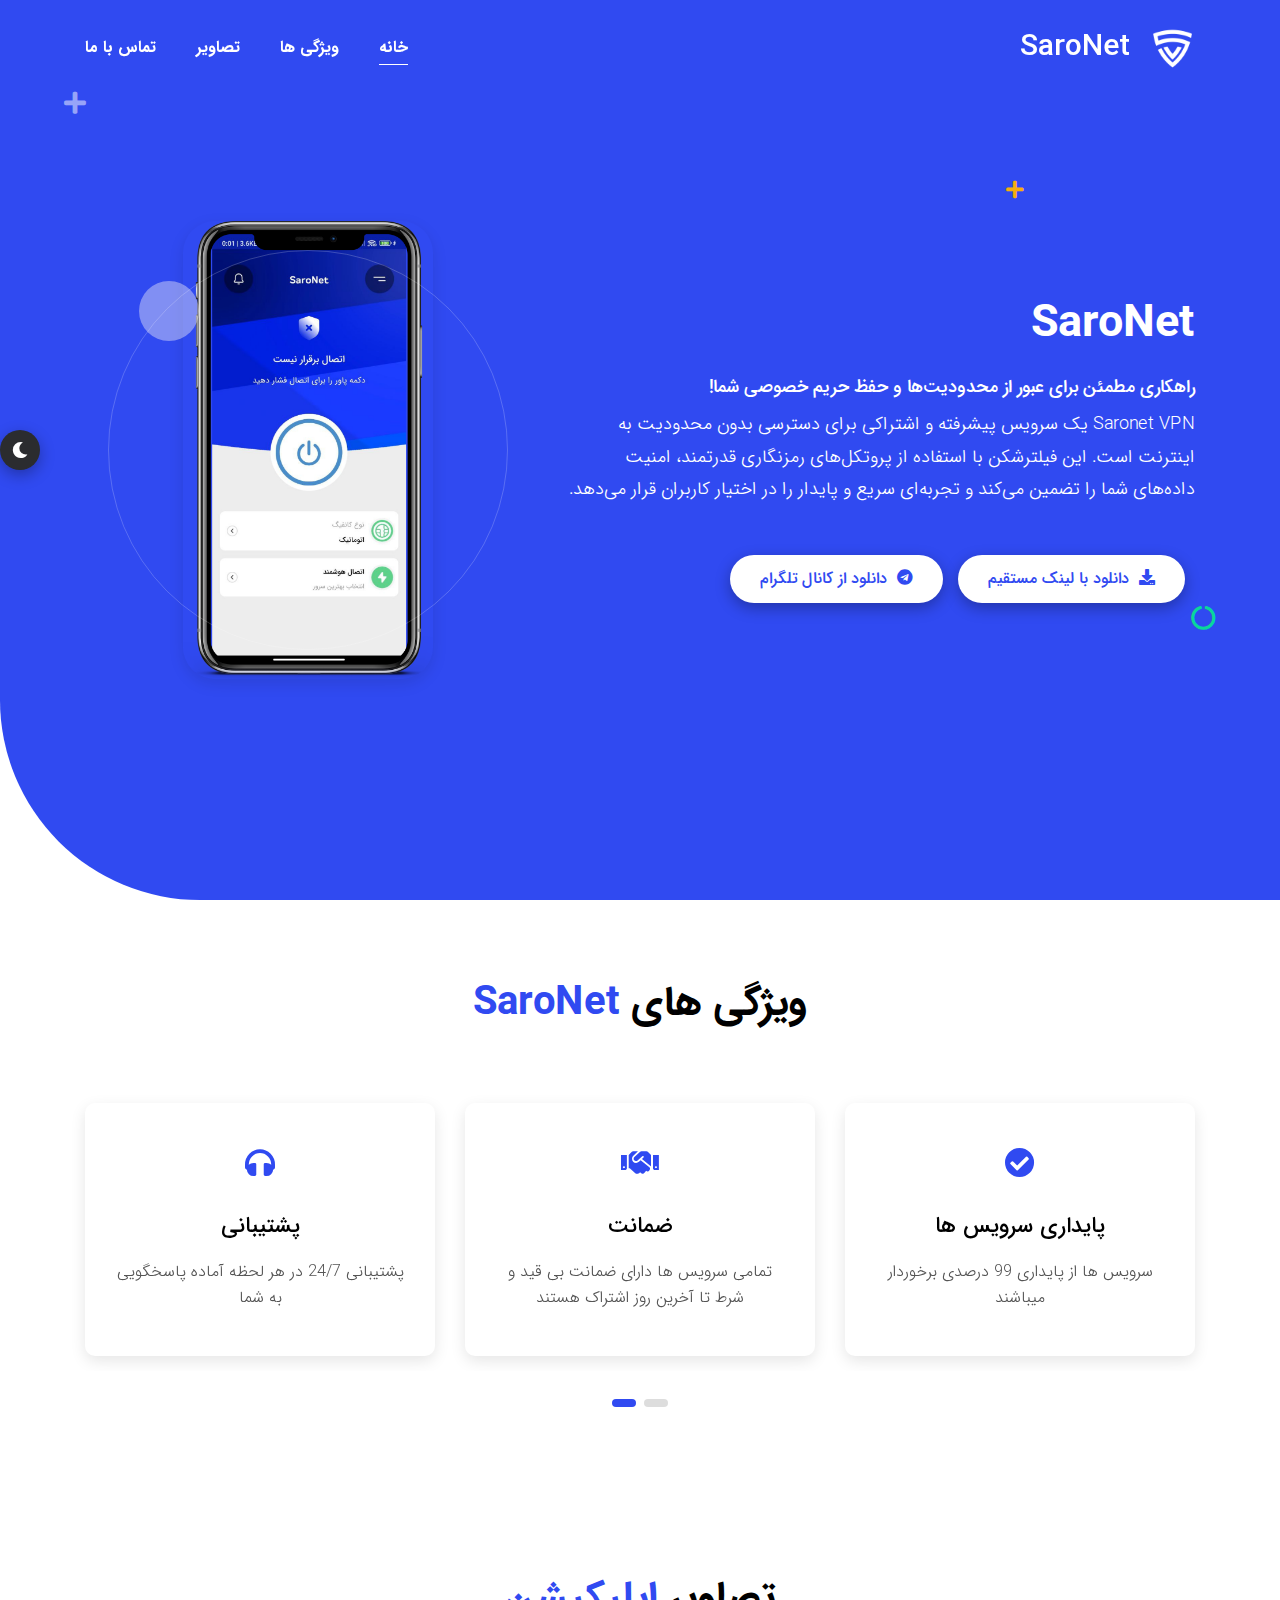
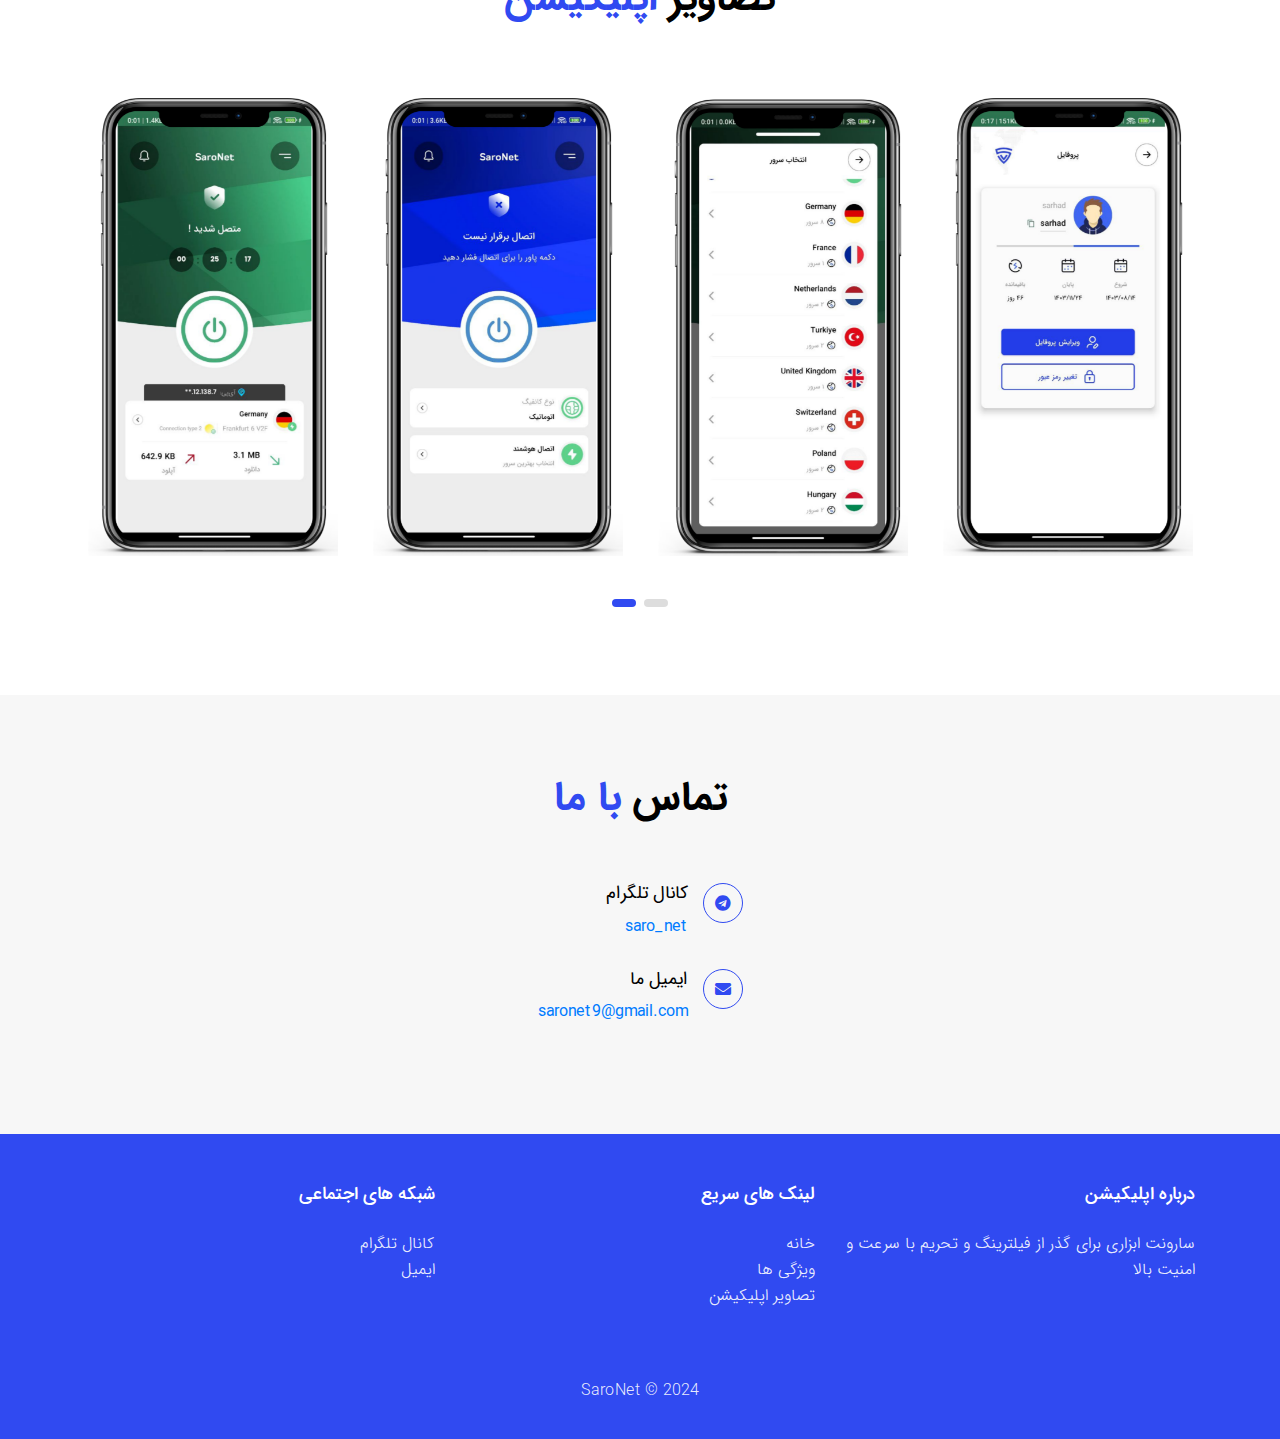
<file: index.html>
<!doctype html>
<html class="no-js" lang="en">

<head>
    <meta charset="utf-8">
    <!--Site Title-->
    <title>سارونت | SaroNet</title>
    <!--Meta data-->
    <meta name="description" content="Saronet VPN یک سرویس پیشرفته و اشتراکی برای دسترسی بدون محدودیت به اینترنت است. این فیلترشکن با استفاده از پروتکل‌های رمزنگاری قدرتمند، امنیت داده‌های شما را تضمین می‌کند و تجربه‌ای سریع و پایدار را در اختیار کاربران قرار می‌دهد.

">
	<meta name="keywords" content="اپلیکیشن سارونت, دانلود برنامه ی سارونت, نصب اپلیکیشن سارونت, سارونت, دانلود سارونت, فیلتر شکن, گذر از تحریم, قندشکن, فیلترشکن اختصاصی, فیلترشکن اندروید">
    <meta http-equiv="X-UA-Compatible" content="IE=edge">
    <meta name="viewport" content="width=device-width, initial-scale=1">
    <meta property="og:title" content="">
    <meta property="og:type" content="">
    <meta property="og:url" content="">
    <meta property="og:image" content="">

    <!--Favicon-->
    <link rel="manifest" href="assets/images/favicon.ico">
    <link rel="apple-touch-icon" href="assets/images/icon.png">
    <!-- Place favicon.ico in the root directory -->

    <link href="assets/images/favicon.ico" rel="icon" sizes="32x32">
    <link href="assets/images/favicon.ico" rel="icon" sizes="192x192">

    <!-- IOS Touch Icons -->
    <link rel="apple-touch-icon" href="assets/images/favicon.ico">
    <link rel="apple-touch-icon" sizes="152x152" href="assets/images/favicon.ico">
    <link rel="apple-touch-icon" sizes="180x180" href="assets/images/favicon.ico">
    <link rel="apple-touch-icon" sizes="167x167" href="assets/images/favicon.ico">

    <!-- IOS Touch Icons -->
    <link rel="apple-touch-icon" href="assets/images/favicon.ico">
    <link rel="apple-touch-icon" sizes="152x152" href="assets/images/favicon.ico">
    <link rel="apple-touch-icon" sizes="180x180" href="assets/images/favicon.ico">
    <link rel="apple-touch-icon" sizes="167x167" href="assets/images/favicon.ico">


    <!--FontAwesome CSS-->
    <link rel="stylesheet" href="assets/css/font-awesome.css">

    <!-- owl carousel -->
    <link rel="stylesheet" href="assets/css/owl.carousel.min.css">

    <!--Bootstrap CSS-->
    <link rel="stylesheet" href="assets/css/bootstrap.min.css">

    <!--Theme Main CSS [ Style.css ]-->
    <link rel="stylesheet" href="assets/css/style.css">

    <meta name="theme-color" content="#fafafa">
</head>

<!-- preloder stard -->
<div class="preloder">
    <span></span>
</div>
<!-- preloder end -->

<body>
    <!-- Navbar Start -->
    <nav class="navbar navbar-expand-md fixed-top">
        <div class="container">
            <!-- Brand -->
            <a class="navbar-brand" href="index.html" style="align-content: center;align-items: center;display: flex;">
            <img src="assets/images/logo.png" alt="icon" style="width: 45px;border-radius: 3px;margin-left: 20px;">
                SaroNet
            </a>

            <!-- Toggler/collapsibe Button -->
            <button class="navbar-toggler" type="button" data-toggle="collapse" data-target="#collapsibleNavbar">
                <i class="fas fa-bars"></i>
            </button>
            <!-- Navbar links -->
            <div class="collapse navbar-collapse" id="collapsibleNavbar">
                <ul class="navbar-nav ml-auto">
                    <li class="nav-item">
                        <a class="nav-link active" data-scroll-nav="0" href="#">خانه</a>
                    </li>
                    <li class="nav-item">
                        <a class="nav-link" data-scroll-nav="1" href="#">ویژگی ها</a>
                    </li>
                    <li class="nav-item">
                        <a class="nav-link" data-scroll-nav="2" href="#">تصاویر</a>
                    </li>
                    <li class="nav-item">
                        <a class="nav-link" data-scroll-nav="6" href="#">تماس با ما</a>
                    </li>
                </ul>
            </div>
        </div>
    </nav>
    <!-- Navbar End -->

    <!-- Home section Stard -->
    <section class="home d-flex align-items-center" id="Home" data-scroll-index="0">
        <div class="effect-wrap">
            <i class="fas fa-plus effect effect-1"></i>
            <i class="fas fa-plus effect effect-2"></i>
            <i class="fas fa-circle-notch effect effect-3"></i>
        </div>
        <div class="container">
            <div class="row align-items-center">
                <div class="col-md-7">
                    <div class="home-text">
                        <h1>SaroNet</h1>
                        <p style="font-weight: 500">راهکاری مطمئن برای عبور از محدودیت‌ها و حفظ حریم خصوصی شما!</p>
                        <p style="margin-top: 5px">Saronet VPN یک سرویس پیشرفته و اشتراکی برای دسترسی بدون محدودیت به اینترنت است. این فیلترشکن با استفاده از پروتکل‌های رمزنگاری قدرتمند، امنیت داده‌های شما را تضمین می‌کند و تجربه‌ای سریع و پایدار را در اختیار کاربران قرار می‌دهد.</p>
                        <div class="home-btn">
                            <a href="https://github.com/saronetapp/SaroNet/releases/download/1.0.7/SaroNet-1.0.7.apk" class="btn btn-1" style="margin-top: 10px;margin-right: 10px;"><i class="fa fa-download"></i> &nbsp;دانلود با لینک مستقیم</a>
                            <a href="https://t.me/saro_net" class="btn btn-1" style="margin-top: 10px;margin-right: 10px;"><i class="fab fa-telegram"></i> &nbsp;دانلود از کانال تلگرام</a>

                            <!--<button type="button" class="btn btn-1 video-play-btn">
                                <i class="fas fa-play"></i>
                                &nbsp;ویدئو معرفی
                            </button>-->
                        </div>
                    </div>
                </div>
                <div class="col-md-5 text-center">
                    <div class="home-img">
                        <div class="sircle">
                        </div>
                        <img src="assets/images/2.png" alt="">
                    </div>
                </div>
            </div>
        </div>
    </section>
    <!-- Home section End -->

    <!-- Feature Section Stard -->
    <section class="feature section-padding" data-scroll-index="1" id="Features">
        <div class="container">
            <div class="row justify-content-center">
                <div class="col-md-8">
                    <div class="section-title">
                        <h2>ویژگی های <span>SaroNet</span></h2>
                    </div>
                </div>
            </div>
            <div class="row">
                <div class="owl-carousel  feature-corosel" style="direction: ltr">
                    <div class="feature-item">
                        <div class="icon"> <i class="fas fa-headphones"></i> </div>
                        <h3>پشتیبانی</h3>
                        <p>پشتیبانی 24/7 در هر لحظه آماده پاسخگویی به شما</p>
                    </div>

                    <div class="feature-item">
                        <div class="icon"> <i class="fas fa-handshake"></i> </div>
                        <h3>ضمانت</h3>
                        <p>تمامی سرویس ها دارای ضمانت بی قید و شرط تا آخرین روز اشتراک هستند</p>
                    </div>

                    <div class="feature-item">
                        <div class="icon"> <i class="fas fa-check-circle"></i> </div>
                        <h3>پایداری سرویس ها</h3>
                        <p>سرویس ها از پایداری 99 درصدی برخوردار میباشند</p>
                    </div>

                    <div class="feature-item">
                        <div class="icon"> <i class="fas fa-map-marker "></i> </div>
                        <h3>آیپی ثابت</h3>
                        <p>ارائه سرور های آیپی ثابت</p>
                        <br>
                    </div>

                    <div class="feature-item">
                        <div class="icon"> <i class="fas fa-globe"></i> </div>
                        <h3>لوکیشن های متنوع</h3>
                        <p>ارائه سرور هایی با چندین لوکیشن متفاوت</p>
                        <br>
                    </div>

                    <div class="feature-item">
                        <div class="icon"> <i class="fas fa-user-shield"></i> </div>
                        <h3>حفظ حریم خصوصی</h3>
                        <p>تضمین حفظ حریم خصوصی کاربران با بالاترین امنیت</p>
                    </div>

                </div>
            </div>
        </div>
    </section>
    <!-- Feature Section End -->


    <!-- Fun Facts section End -->

    <!-- App Screenshoot section Stard -->
    <section class="app-screenshort section-padding" data-scroll-index="2" id="Screenshoot">
        <div class="container">
            <div class="row justify-content-center">
                <div class="col-lg-8">
                    <div class="section-title">
                        <h2>تصاویر <span>اپلیکیشن</span></h2>
                    </div>
                </div>
            </div>
            <div class="row">
                <div class="owl-carousel screenshort-crosel" style="direction: ltr">
                    <div class="screenshort-item">
                        <img src="assets/images/1.png" alt="ScreenShot">
                    </div>
                    <div class="screenshort-item">
                        <img src="assets/images/2.png" alt="ScreenShot">
                    </div>
                    <div class="screenshort-item">
                        <img src="assets/images/3.png" alt="ScreenShot">
                    </div>
                    <div class="screenshort-item">
                        <img src="assets/images/4.png" alt="ScreenShot">
                    </div>
                    <div class="screenshort-item">
                        <img src="assets/images/5.png" alt="ScreenShot">
                    </div>

                </div>
            </div>
        </div>
    </section>
    <!-- App Screenshoot section End -->


    <!-- faq section Stard -->
  <!--  <section class="faq section-padding">
        <div class="container">
            <div class="row justify-content-center">
                <div class="col-lg-8">
                    <div class="section-title">
                        <h2>سوالات <span>متداول</span></h2>
                    </div>
                </div>
            </div>
            <div class="row justify-content-center">
                <div class="col-lg-10">
                    <div id="accordion">
                        <div class="accordion-item">
                            <div class="accordion-header collapsed" data-toggle="collapse" data-target="#collapse1">
                                <h3>چطوری ثبت نام کنم؟</h3>
                            </div>
                            <div id="collapse1" class="collapse " data-parent="#accordion">
                                <div class="accordion-body">
                                    <p>ورم ایپسوم متن ساختگی با تولید سادگی نامفهوم از صنعت چاپ و با استفاده از طراحان گرافیک است. چاپگرها و متون بلکه روزنامه و مجله در ستون و سطرآنچنان که لازم است و برای شرایط فعلی تکنولوژی مورد نیاز و کاربردهای متنوع با هدف بهبود ابزارهای کاربردی می باشد.</p>
                                </div>
                            </div>
                        </div>

                        <div class="accordion-item">
                            <div class="accordion-header collapsed" data-toggle="collapse" data-target="#collapse2">
                                <h3>آیا ضمانت بازگشت وجه دارید؟</h3>
                            </div>
                            <div id="collapse2" class="collapse " data-parent="#accordion">
                                <div class="accordion-body">
                                    <p>ورم ایپسوم متن ساختگی با تولید سادگی نامفهوم از صنعت چاپ و با استفاده از طراحان گرافیک است. چاپگرها و متون بلکه روزنامه و مجله در ستون و سطرآنچنان که لازم است و برای شرایط فعلی تکنولوژی مورد نیاز و کاربردهای متنوع با هدف بهبود ابزارهای کاربردی می باشد.</p>
                                </div>
                            </div>
                        </div>

                        <div class="accordion-item">
                            <div class="accordion-header collapsed" data-toggle="collapse" data-target="#collapse3">
                                <h3>چگونه میتونم اعتماد کنم؟</h3>
                            </div>
                            <div id="collapse3" class="collapse " data-parent="#accordion">
                                <div class="accordion-body">
                                    <p>ورم ایپسوم متن ساختگی با تولید سادگی نامفهوم از صنعت چاپ و با استفاده از طراحان گرافیک است. چاپگرها و متون بلکه روزنامه و مجله در ستون و سطرآنچنان که لازم است و برای شرایط فعلی تکنولوژی مورد نیاز و کاربردهای متنوع با هدف بهبود ابزارهای کاربردی می باشد.</p>
                                </div>
                            </div>
                        </div>

                        <div class="accordion-item">
                            <div class="accordion-header collapsed" data-toggle="collapse" data-target="#collapse4">
                                <h3>پشتیبانی چگونه است؟</h3>
                            </div>
                            <div id="collapse4" class="collapse " data-parent="#accordion">
                                <div class="accordion-body">
                                    <p>ورم ایپسوم متن ساختگی با تولید سادگی نامفهوم از صنعت چاپ و با استفاده از طراحان گرافیک است. چاپگرها و متون بلکه روزنامه و مجله در ستون و سطرآنچنان که لازم است و برای شرایط فعلی تکنولوژی مورد نیاز و کاربردهای متنوع با هدف بهبود ابزارهای کاربردی می باشد.</p>
                                </div>
                            </div>
                        </div>
                    </div>
                </div>
            </div>
        </div>
    </section>-->
    <!-- faq section End -->

    <!-- contact Section Stard  -->
    <section class="contact section-padding" data-scroll-index="6">
        <div class="container">
            <div class="row justify-content-center">
                <div class="col-lg-8">
                    <div class="section-title">
                        <h2>تماس <span>با ما</span></h2>
<!--
                        <p style="margin-top: 30px;text-align: center;">برای دریافت نمایندگی کافیست فرم زیر را پر کنید و درخواست خود را ارسال کنید کارشناسان ما در کمترین زمان به درخواست شما رسیدگی خواهند کرد و با شما تماس خواهند گرفت</p>
-->

                    </div>
                </div>
            </div>
            <div class="row">
                <div class="col-lg-12 col-md-12" style="justify-content: center;justify-items: center;display: flex">
                    <div class="contact-info">
             <!--           <h3>دریافت نمایندگی سارونت</h3>-->
                        <!--<div class="contact-info-item">
                            <i class="fab fa-telegram"></i>
                            <h4>تلگرام پشتیبانی</h4>
                            <a class="btn-link" href="https://t.me/saronet_support" >saronet_support</a>
                        </div>-->
                        <div class="contact-info-item">
                            <i class="fab fa-telegram"></i>
                            <h4>کانال تلگرام</h4>
                            <a class="btn-link" href="https://t.me/saro_net" >saro_net</a>
                        </div>
                        <div class="contact-info-item">
                            <i class="fas fa-envelope"></i>
                            <h4>ایمیل ما</h4>
                            <a class="btn-link" href="mailto:saronet9@gmail.com">saronet9@gmail.com</a>
                        </div>
                    </div>
                </div>
            </div>
        </div>
    </section>
    <!-- contact Section End -->

    <!-- footer section Stard -->
    <footer class="footer">
        <div class="container">
            <div class="row">
                <div class="col-lg-4 col-md-6">
                    <div class="footer-col">
                        <h3>درباره اپلیکیشن</h3>
                        <p>سارونت ابزاری برای گذر از فیلترینگ و تحریم با سرعت و امنیت بالا</p>
                    </div>
                </div>
        <!--        <div class="col-lg-3 col-md-6">
                    <div class="footer-col">
                        <h3>شرکت</h3>
                        <ul>
                            <li><a href="#">سیاست حفظ حریم خصوصی</a></li>
                            <li><a href="#">قوانین و مقررات</a></li>
                            <li><a href="#">وبلاگ</a></li>
                            <li><a href="#">خدمات ما</a></li>
                        </ul>
                    </div>
                </div>-->
                <div class="col-lg-4 col-md-6">
                    <div class="footer-col">
                        <h3>لینک های سریع</h3>
                        <ul>
                            <li><a href="#Home">خانه</a></li>
                            <li><a href="#Features">ویژگی ها</a></li>
                            <li><a href="#Screenshoot">تصاویر اپلیکیشن</a></li>
                        </ul>
                    </div>
                </div>
                <div class="col-lg-4 col-md-6">
                    <div class="footer-col">
                        <h3>شبکه های اجتماعی</h3>
                        <ul>
                            <!--<li><a href="https://t.me/saronet_support">تلگرام پشتیبانی</a></li>-->
                            <li><a href="https://t.me/saro_net">کانال تلگرام</a></li>
                            <li><a href="mailto:saronet9@gmail.com">ایمیل</a></li>
                        </ul>
                    </div>
                </div>
            </div>
            <div class="row">
                <div class="col-lg-12">
                    <p class="copyright-text">SaroNet © 2024</p>
                </div>
            </div>
        </div>
    </footer>
    <!-- footer section End -->
    <!-- Toggle Theme Stard- dark and light theme -->
    <div class="toggle-theme">
        <i class="fas fa-moon"></i>
    </div>
    <!-- Toggle Theme Stard -->

    <!-- Video Popup button Stard -->
    <div class="video-popup">
        <div class="video-popup-inner">
            <i class="fas fa-times video-popup-close"></i>
            <div class="iframe-box">
<!--                <iframe id="plear-1" src="https://www.aparat.com/video/video/embed/videohash/GioFP/vt/frame" frameborder="0" autoplay;-->
<!--                    clipboard-write; encrypted-media; gyroscope; picture-in-picture allowfullscreen></iframe>-->
                <iframe id="plear-1" src=""  allowFullScreen="true" webkitallowfullscreen="true" mozallowfullscreen="true"></iframe>
            </div>
        </div>
    </div>
    <!-- Video Popup button End -->

    <!-- Jquery main file -->
    <script src="assets/js/jquery.min.js"></script>
    <!-- owl carousel -->
    <script src="assets/js/owl.carousel.min.js"></script>
    <!-- popper js -->
    <script src="assets/js/popper.min.js"></script>
    <!-- ScrollIt -->
    <script src="assets/js/scrollIt.min.js"></script>
    <!--Bootstrap JS-->
    <script src="assets/js/bootstrap.min.js"></script>
    <!--Theme Custom JS [ main.js ]-->
    <script src="assets/js/main.js"></script>

    <!-- Google Analytics: change UA-XXXXX-Y to be your site's ID. -->
  <!--  <script>
        window.ga = function () {
            ga.q.push(arguments)
        };
        ga.q = [];
        ga.l = +new Date;
        ga('create', 'UA-XXXXX-Y', 'auto');
        ga('set', 'anonymizeIp', true);
        ga('set', 'transport', 'beacon');
        ga('send', 'pageview')
    </script>
    <script src="https://www.google-analytics.com/analytics.js" async></script>-->
</body>

</html>
</file>
<file: assets/css/style.css>
@charset "utf-8";

/*
***********************************
* Template Name: Mobile - App Landing Page Theme
* Author Name: Md Abu Raihan
* Support: raihanmahmudi35@gmail.com 
* Version: 1.1.0

* This file contains the styling for the actual theme, this is the file you need to edit to change the look of the theme.

The contents of This file are outlined below >>>>

***************************************
***************************************
*** CSS TABLE

01. IMPORT CSS
02. DEFAULT CSS
03. PRELOADER CSS
04. BTM TO TOP CSS
05. SCROLLBAR CHANGE CSS

 */
/*-----------------------------------
01. IMPORT CSS
-------------------------------------*/

@font-face {
    font-display: swap;
    font-family: IRANSans;
    font-style: normal;
    font-weight: 700;
    src: url("../fonts/IRANSans/IRANSansWeb_Bold.eot");
    src: url("../fonts/IRANSans/IRANSansWeb_Bold.woff2") format("woff2"),
    url("../fonts/IRANSans/IRANSansWeb_Bold.woff") format("woff"),
    url("../fonts/IRANSans/IRANSansWeb_Bold.ttf") format("truetype")
}

@font-face {
    font-display: swap;
    font-family: IRANSans;
    font-style: normal;
    font-weight: 500;
    src: url("../fonts/IRANSans/IRANSansWeb_Medium.eot");
    src: url("../fonts/IRANSans/IRANSansWeb_Medium.woff2") format("woff2"),
    url("../fonts/IRANSans/IRANSansWeb_Medium.woff") format("woff"),
    url("../fonts/IRANSans/IRANSansWeb_Medium.ttf") format("truetype")
}

@font-face {
    font-display: swap;
    font-family: IRANSans;
    font-style: normal;
    font-weight: 400;
    src: url("../fonts/IRANSans/IRANSansWeb.eot");
    src: url("../fonts/IRANSans/IRANSansWeb.woff2") format("woff2"),
    url("../fonts/IRANSans/IRANSansWeb.woff") format("woff"),
    url("../fonts/IRANSans/IRANSansWeb.ttf") format("truetype")
}

@font-face {
    font-display: swap;
    font-family: IRANSans;
    font-style: normal;
    font-weight: 300;
    src: url("../fonts/IRANSans/IRANSansWeb_Light.eot");
    src: url("../fonts/IRANSans/IRANSansWeb_Light.woff2") format("woff2"),
    url("../fonts/IRANSans/IRANSansWeb_Light.woff") format("woff"),
    url("../fonts/IRANSans/IRANSansWeb_Light.ttf") format("truetype")
}
/*-----------------------------------
02. DEFAULT CSS
-------------------------------------*/
* {
    margin: 0;
    padding: 0;
    box-sizing: border-box;

}

body {
    font-family: IRANSans, sans-serif;
    font-size: 16px;
    font-weight: 400;
    overflow-x: hidden;
    background-color: #ffffff;
    line-height: 1.5;
    direction: rtl;
}

:root {
    --main-color: #304af1;
    --color-1: #e91e63;
    --color-2: #f5ae10;
    --color-3: #09d69c;
    --bg-dark: #2b2c2f;
    --main-to-dark-color: var(--main-color);
    --dark-to-main-color: var(--bg-dark);
    --shadaw-black-100: 0 5px 15px rgba(0, 0, 0, 0.1);
    --shadaw-black-300: 0 5px 15px rgba(0, 0, 0, 0.3);
    --black-900: #000000;
    --black-400: #555555;
    --black-100: #f7f7f7;
    --black-000: #ffffff;
    --black-alpha-100: rgba(0, 0, 0, 05);
}

body.dark {
    background-color: var(--bg-dark);
    --black-400: var(--bg-dark);
    --black-100: var(--bg-dark);
    --main-to-dark-color: var(--bg-dark);
    --dark-to-main-color: var(--main-color);
    --shadaw-black-100: var(--shadaw-black-300);
    --black-alpha-100: rgba(255, 255, 255, 05);
    --black-900: #ffffff;
    --black-400: #bbbbbb;
}

img {
    max-width: 100%;
    vertical-align: middle;
}

a,
a:hover,
a:active,
a:visited,
a:focus {
    text-decoration: none;
}

a {
    display: inline-block;
    color: #ffffff;
}

a:hover {
    color: #ffffff;
}

ul {
    list-style: none;
}


.btn-1 {
    background-color: #ffffff;
    padding: 12px 30px;
    border: none;
    border-radius: 30px;
    color: var(--main-color);
    font-size: 16px;
    text-transform: capitalize;
    transition: all 0.5s ease;
    box-shadow: var(--shadaw-black-300);
    font-weight: 500;
}

.btn-1:focus {
    box-shadow: var(--shadaw-black-300);
}

.btn-1:hover {
    color: #ffffff;
    background-color: var(--main-color);
}

.btn-2 {
    background-color: var(--main-color);
    padding: 12px 30px;
    border: none;
    border-radius: 30px;
    color: #ffffff;
    font-size: 16px;
    text-transform: capitalize;
    transition: all 0.5s ease;
    box-shadow: var(--shadaw-black-100);
    font-weight: 500;
}

.btn-2:focus {
    box-shadow: var(--shadaw-black-100);
}

.btn-2:hover {
    color: var(--main-color);
    background-color: #ffffff;
}


.home .home-btn .video-play-btn {
    margin-right: 30px;
  /*  margin-right: 30px;
    height: 50px;
    width: 50px;
    padding: 0;
    font-size: 16px;*/
    animation: pulse_01 2s ease infinite;
}

.home .home-btn .video-play-btn:hover {
    animation: none;
    box-shadow: var(--shadaw-black-300);
}

.home .home-btn .video-play-btn i {
  /*  line-height: 50px;*/
}

@keyframes spin_01 {
    0% {
        transform: rotate(0deg);
    }

    100% {
        transform: rotate(360deg);
    }
}

@keyframes bounceTop_01 {

    0%,
    100% {
        transform: translateY(-30px);
    }

    50% {
        transform: translateY(0px);
    }
}

@keyframes pulse_01 {
    0% {
        transform: scale(0.94);
        box-shadow: 0 0 0 0 rgba(255, 255, 255, 0.7);
    }

    70% {
        transform: scale(1);
        box-shadow: 0 0 0 12px rgba(255, 255, 255, 0);
    }

    100% {
        transform: scale(0.94);
        box-shadow: 0 0 0 0 rgba(255, 255, 255, 0);
    }
}

@keyframes zoominout_01 {
    0% {
        transform: scale(0);
    }

    100% {
        transform: scale(1);
        opacity: 0;
    }
}

.effect-wrap .effect {
    position: absolute;
    z-index: 1;
}

.effect-wrap .effect-1 {
    right: 20%;
    top: 20%;
    font-size: 20px;
    color: var(--color-2);
    animation: spin_01 5s linear infinite;
}

.effect-wrap .effect-2 {
    left: 5%;
    top: 10%;
    font-size: 25px;
    color: rgba(255, 255, 255, 0.5);
    animation: spin_01 5s linear infinite;
}

.effect-wrap .effect-3 {
    right: 5%;
    bottom: 30%;
    font-size: 25px;
    color: var(--color-3);
    animation: bounceTop_01 3s linear infinite;
}

.section-padding {
    padding: 80px 0;
}

/* preloder  */
.preloder {
    position: fixed;
    top: 0;
    right: 0;
    height: 100%;
    width: 100%;
    z-index: 2100;
    background-color: var(--main-color);
    display: flex;
    align-items: center;
    justify-content: center;
}

.preloder span {
    display: block;
    height: 60px;
    width: 60px;
    background-color: var(--dark-to-main-color);
    border-radius: 50%;
    animation: zoominout_01 1s ease infinite;
}

/* ------------------
    navbar
---------------------*/
.navbar {
    background-color: transparent;
    padding: 20px 0;
    transition: all 0.5s ease;
}

.navbar.navbar-shrink {
    box-shadow: 0 10px 10px rgba(0, 0, 0, 1);
    background-color: var(--main-color);
    padding: 10px 0;
}

.navbar>.container {
    padding: 0 15px;
}

.navbar .navbar-brand {
    font-size: 30px;
    color: #ffffff;
    font-weight: 500;
    text-transform: capitalize;
}

.navbar .nav-item {
    margin-right: 40px;
}

.navbar .nav-item .nav-link {
    color: #ffffff;
    text-transform: capitalize;
    font-size: 16px;
    font-weight: 600;
    padding: 5px 0;
    position: relative;
}

.navbar .nav-item .nav-link::before {
    content: "";
    position: absolute;
    right: 0;
    bottom: 0;
    left: 0;
    height: 1px;
    background-color: #ffffff;
    transition: all 0.5s ease;
    transform: scale(0);
}

.navbar .nav-item .nav-link.active::before,
.navbar .nav-item .nav-link:hover:before {
    transform: scale(1);
}

/* -----------------
    Home section
-------------------- */
.home {
    min-height: 100vh;
    padding: 150px 0;
    background-color: var(--main-to-dark-color);
    border-radius: 0 0 0 200px;
    position: relative;
    z-index: 1;
    overflow-x: hidden;
}

.home-text h1 {
    font-size: 45px;
    font-weight: 700;
    color: #ffffff;
    margin: 0 0 20px;
}

.home-text p {
    font-size: 18px;
    color: #ffffff;
    margin: 0;
    font-weight: 300;
    line-height: 1.8;
}

.home .home-btn {
    margin-top: 40px;
}

.home-img img {
    max-width: 250px;
    width: 100%;
    box-shadow: var(--shadaw-black-100);
    border-radius: 32px;
    animation: bounceTop_01 3s ease infinite;
}

.home-img {
    position: relative;
}

.home-img .sircle {
    position: absolute;
    z-index: 1;
    height: 400px;
    width: 400px;
    border: 1px solid rgba(255, 255, 255, 0.2);
    border-radius: 50%;
    top: 50%;
    right: 50%;
    transform: translate(50%, -50%);
}

.home-img .sircle::before {
    content: '';
    position: absolute;
    height: 60px;
    width: 60px;
    background-color: rgba(252, 247, 247, 0.4);
    border-radius: 50%;
    left: 30px;
    top: 30px;
    transform-origin: 170px 170px;
    animation: spin_01 10s linear infinite;
}

/* ------------------
Video POpup Stard
--------------------- */
.video-popup {
    padding: 30px;
    position: fixed;
    right: 0;
    top: 0;
    height: 100%;
    width: 100%;
    z-index: 1999;
    background-color: rgba(0, 0, 0, 0.7);
    display: flex;
    align-items: center;
    justify-content: center;
    opacity: 0;
    visibility: hidden;
    transition: all 0.5s ease;
}

.video-popup.open {
    opacity: 1;
    visibility: visible;
}

.video-popup .video-popup-close {
    position: absolute;
    left: 0;
    top: -30px;
    height: 30px;
    width: 30px;
    font-size: 16px;
    text-align: center;
    line-height: 30px;
    cursor: pointer;
    color: #ffffff;
}

.video-popup-inner {
    width: 100%;
    max-width: 900px;
    position: relative;
}

.video-popup .iframe-box {
    height: 0;
    overflow: hidden;
    padding-top: 56.25%;
}

.video-popup #plear-1 {
    position: absolute;
    right: 0;
    top: 0;
    width: 100%;
    height: 100%;
    border: 0;
}

/* feture section */
.section-title {
    margin-bottom: 60px;
}

.section-title h2 {
    font-size: 40px;
    color: var(--black-900);
    font-weight: 700;
    text-transform: capitalize;
    text-align: center;
    margin: 0;
}

.section-title h2 span {
    color: var(--main-color);
}

/* feature section */
.feature .feature-item {
    box-shadow: var(--shadaw-black-100);
    margin: 15px;
    padding: 30px;
    border-radius: 10px;
    text-align: center;
    position: relative;
    z-index: 1;
    overflow: hidden;
}

.feature .feature-item::before,
.feature .feature-item::after {
    content: '';
    position: absolute;
    z-index: -1;
    border-radius: 50%;
    transition: all 0.5s ease;
    opacity: 0;
}

.feature .feature-item::before {
    height: 20px;
    width: 20px;
    background-color: var(--color-1);
    right: -20px;
    top: 40%;
}

.feature .feature-item:hover::before {
    right: 10px;
    opacity: 1;
}

.feature .feature-item:hover::after {
    opacity: 1;
    left: -15px;
}

.feature .feature-item::after {
    height: 30px;
    width: 30px;
    background-color: var(--color-2);
    left: -30px;
    top: 80%;
}

.feature .feature-item .icon {
    height: 50px;
    width: 50px;
    margin: 0 auto 30px;
    text-align: center;
    position: relative;
    z-index: 1;
    font-size: 30px;
    color: var(--main-color);
    transition: all 0.5s ease;
}

.feature .feature-item .icon::before {
    content: '';
    position: absolute;
    right: 100px;
    top: 5px;
    height: 100%;
    width: 100%;
    background-color: var(--main-color);
    transition: all 0.5s ease;
    z-index: -1;
    opacity: 0;
}

.feature .feature-item:hover .icon {
    color: #ffffff;
    font-size: 20px;
}

.feature .feature-item:hover .icon::before {
    right: 0;
    border-radius: 50%;
    opacity: 1;
}

.feature .feature-item .icon i {
    line-height: 60px;
}

.feature .feature-item h3 {
    font-size: 22px;
    margin: 0 0 20px;
    color: var(--black-900);
    font-weight: 500;
    text-transform: capitalize;
}

.feature .feature-item p {
    font-size: 16px;
    line-height: 26px;
    font-weight: 300;
    color: var(--black-400);
    margin: 0 0 15px;
}

.owl-carousel .owl-dots {
    margin: 0 15px;
    text-align: center;
    margin-top: 20px;
}

.owl-carousel button.owl-dot {
    height: 8px;
    width: 24px;
    background-color: #dddddd;
    display: inline-block;
    margin: 0 4px;
    border-radius: 5px;
}

.owl-carousel button.owl-dot.active {
    background-color: var(--main-color);
}

/* ---------- fun facts section ----------- */
.fun-facts {
    background-color: var(--black-100);
}

.fun-facts .section-title {
    margin-bottom: 20px;
}

.fun-facts .section-title h2 {
    text-align: right;
}

.fun-facts-img img {
    max-width: 250px;
    width: 100%;
    box-shadow: var(--shadaw-black-100);
    border-radius: 32px;
    animation: bounceTop_01 3s ease infinite;
}

.fan-facts-text p {
    font-size: 16px;
    line-height: 26px;
    color: var(--black-400);
    margin: 0 0 15px;
    font-weight: 400;
}

.fun-fact-item {
    padding: 40px 30px;
    text-align: center;
    box-shadow: var(--shadaw-black-100);
    border-radius: 10px;
    margin-top: 30px;
}

.fun-fact-item h3 {
    font-size: 40px;
    font-weight: 700;
    color: #ffffff;
    margin: 0 0 5px;
}

.fun-fact-item span {
    font-size: 16px;
    text-transform: uppercase;
    font-weight: 300;
    margin: 0;
    line-height: 26px;
    display: block;
    color: #ffffff;
}

.fun-fact-item.style-1 {
    background-color: var(--color-1);
}

.fun-fact-item.style-2 {
    background-color: var(--color-2);
}

.fun-fact-item.style-3 {
    background-color: var(--color-3);
}

.fun-fact-item.style-4 {
    background-color: var(--main-color);
}

/* ---------Apps Srreenshort section------------ */
.screenshort-item {
    margin: 15px;
}

.screenshort-item img {
    width: 100%;
    max-width: 250px;
    display: block;
    margin: auto;
}

/*------------- download app section--------------- */
.app-download {
    background-image: url('../images/download-app-bg.jpg');
    background-position: center top;
    background-attachment: fixed;
    background-repeat: no-repeat;
    position: relative;
    z-index: 1;
}

.app-download .section-title h2 {
    color: var(--black-000);
}

.app-download::before {
    content: '';
    position: absolute;
    right: 0;
    top: 0;
    height: 100%;
    width: 100%;
    z-index: -1;
    background-color: #304af1;
    opacity: 0.8;
}

.app-download-item {
    background-color: var(--black-100);
    padding: 30px;
    text-align: center;
    border-radius: 10px;
    box-shadow: var(--black-100);
}

.app-download-item i {
    font-size: 50px;
    color: var(--main-color);
    display: inline-block;
}

.app-download-item h3 {
    font-size: 22px;
    color: var(--black-alpha-100);
    margin: 20px 0;
    font-weight: 500;
    text-transform: capitalize;
}

.app-download-item p {
    font-size: 16px;
    color: var(--black-400);
    font-weight: 300;
    margin: 0 0 30px;
    line-height: 26px;
}

/* ------------ how it work section--------------- */
.how-it-work-item {
    padding: 30px;
    text-align: center;
    position: relative;
    z-index: 1;
}

.how-it-work-item.line-right::before {
    content: '';
    position: absolute;
    height: 2px;
    width: 100%;
    right: 50%;
    top: 60px;
    background-color: var(--main-color);
    z-index: -1;
}

.how-it-work-item .step {
    display: inline-block;
    height: 60px;
    width: 60px;
    background-color: var(--main-color);
    font-size: 30px;
    text-align: center;
    line-height: 60px;
    border-radius: 50%;
    color: #ffffff;
    font-weight: 500;
    margin: 0 0 15px;
}

.how-it-work-item h2 {
    margin: 20px 0;
    font-size: 22px;
    font-weight: 500;
    color: var(--black-900);
    text-transform: capitalize;
}

.how-it-work-item p {
    font-size: 16px;
    font-weight: 300;
    margin: 0;
    color: var(--black-400);
    line-height: 26px;
}

/* ------------- testimonials Section ------------ */
.testimonials {
    background-color: var(--black-100);
}

.testimonials-item {
    margin: 15px;
    padding: 30px;
    box-shadow: var(--shadaw-black-100);
    border-radius: 10px;
    text-align: center;
}

.how-it-work-item h3 {
    color: var(--black-900);
}

.testimonials-item .img-box {
    height: 100px;
    width: 100px;
    display: inline-block;
    margin-bottom: 30px;
    border: 4px solid var(--main-color);
    border-radius: 50%;
    position: relative;
}

.testimonials-item .img-box img {
    border-radius: 50%;
    width: 100%;
}

.testimonials-item .img-box i {
    position: absolute;
    height: 30px;
    width: 30px;
    background-color: var(--main-color);
    border-radius: 50%;
    color: #ffffff;
    font-size: 12px;
    line-height: 30px;
    text-align: center;
    right: calc(100% - 15px);
    top: calc(50% - 15px);
}

.testimonials-item p {
    font-size: 16px;
    margin: 0 0 20px;
    color: var(--black-400);
    line-height: 26px;
    font-weight: 300;
}

.testimonials-item h3 {
    font-size: 18px;
    color: var(--black-900);
    font-weight: 500;
    margin: 0 0 5px;
    text-transform: capitalize;
}

.testimonials-item span {
    display: block;
    font-size: 16px;
    color: var(--black-400);
    font-weight: 300;
}

.testimonials-item .rating {
    margin-top: 10px;
}

.testimonials-item .rating i {
    display: inline-block;
    font-size: 16px;
    color: var(--color-2);
}

/* -------- Pricing section --------------- */
.pricing-plan {
    box-shadow: var(--shadaw-black-100);
    border-radius: 10px;
}

.pricing-plan .pricing-header {
    padding: 20px 30px;
    border-bottom: 1px solid var(--black-alpha-100);
}

.pricing-plan .pricing-header h3 {
    text-align: center;
    font-size: 30px;
    color: var(--black-900);
    font-weight: 500;
    text-transform: capitalize;
    margin: 0;
}

.pricing-plan .pricing-price {
    padding: 40px 30px;
    display: flex;
    justify-content: center;
    line-height: 0.7;
}

.pricing-plan .pricing-price .currency {
    font-size: 16px;
    font-weight: 300;
    color: var(--black-400);
    margin-left: 5px;
    align-self: flex-start;
}

.pricing-plan .pricing-price .price {
    font-size: 50px;
    font-weight: 700;
    color: var(--main-color);
}

.pricing-plan .pricing-price .period {
    font-size: 14px;
    font-weight: 300;
    color: var(--black-400);
    margin-left: 5px;
    align-self: flex-end;
    text-transform: uppercase;
}

.pricing-plan .pricing-body {
    padding: 0 30px;
}

.pricing-plan .pricing-body ul li {
    font-size: 16px;
    font-weight: 300;
    color: var(--black-400);
    padding: 10px 30px 10px 0;
    border-bottom: 1px solid var(--black-alpha-100);
    line-height: 26px;
    position: relative;
}

.pricing-plan .pricing-body ul li:last-child {
    border-bottom: none;
}

.pricing-plan .pricing-body ul li i {
    color: var(--main-color);
    position: absolute;
    right: 0;
    top: 12px;
}

.pricing-plan .pricing-footer {
    padding: 20px 30px 30px;
    text-align: center;
}

/* ---------team-carousel------------ */
.team {
    background-color: var(--black-100);
}

.team-item {
    margin: 15px;
    padding: 30px;
    border-radius: 15px;
    box-shadow: var(--shadaw-black-100);
}

.team-item h3 {
    font-size: 18px;
    color: var(--black-900);
    font-weight: 500;
    margin: 15px 0 5px;
    text-transform: capitalize;
}

.team-item span {
    display: block;
    font-size: 16px;
    font-weight: 300;
    color: var(--black-400);
    text-transform: capitalize;
}

/* -----------faq section ------------ */
.faq .accordion-item:not(:last-child) {
    margin-bottom: 20px;
}

.faq .accordion-header {
    box-shadow: var(--shadaw-black-100);
    padding: 20px 30px 20px 50px;
    transition: all 0.5s ease;
    cursor: pointer;
    position: relative;
    border-radius: 2px;
}

.faq .accordion-header::before {
    content: "\f067";
    font-family: 'Font Awesome 5 Free';
    font-weight: 900;
    position: absolute;
    height: 30px;
    width: 30px;
    left: 10px;
    top: 50%;
    transform: translateY(-50%);
    font-size: 16px;
    text-align: center;
    line-height: 30px;
    color: var(--black-400);
    transition: all 0.5s ease;
}

.faq .accordion-header:not(.collapsed) {
    background-color: var(--main-color);
    box-shadow: none;
}

.faq .accordion-header:not(.collapsed)::before {
    content: "\f068";
    color: #ffffff;
}

.faq .accordion-header h3 {
    font-size: 18px;
    font-weight: 500;
    color: var(--black-400);
    margin: 0;
    transition: all 0.5s ease;
}

.faq .accordion-header:not(.collapsed) h3 {
    color: #ffffff;
}

.faq .accordion-body {
    padding: 20px 30px;
    background-color: var(--black-100);
}
.faq .accordion-body p {
    color: var(--black-900);
}

.faq .accordion-header p {
    font-weight: 300;
    font-size: 16px;
    color: var(--black-400);
    line-height: 26px;
    margin: 0;
}

/* ------- contact section ------------ */
.contact {
    background-color: var(--black-100);
}

.contact-info h3 {
    font-size: 22px;
    color: var(--black-900);
    font-weight: 500;
    margin: 0 0 40px;
}

.contact-info-item {
    position: relative;
    padding-right: 55px;
    margin-bottom: 30px;
}

.contact-info-item i {
    position: absolute;
    right: 0;
    top: 0;
    height: 40px;
    width: 40px;
    border-radius: 50%;
    font-size: 16px;
    color: var(--main-color);
    border: 1px solid var(--main-color);
    text-align: center;
    line-height: 38px;
}

.contact-info-item h4 {
    font-size: 18px;
    font-weight: 400;
    margin: 0 0 10px;
    color: var(--black-900);
}

.contact-info-item p {
    font-size: 16px;
    font-weight: 300;
    margin: 0;
    line-height: 26px;
    color: var(--black-400);
}

.contact-form .form-group {
    margin-bottom: 25px;
}

.contact-form .form-control {
    height: 52px;
    border: 1px solid transparent;
    box-shadow: var(--shadaw-black-100);
    padding: 0 24px;
    background-color: var(--black-000);
    transition: all 0.5s ease;
}

.contact-form textarea.form-control {
    height: 140px;
    padding-top: 12px;
    resize: none;
}

.contact-form .form-control:focus {
    border-color: var(--main-color);
}

/* -------- footer section--------------- */
.footer {
    background-color: var(--main-color);
    padding: 50px 0 0;
}

.footer-col h3 {
    font-size: 18px;
    font-weight: 500;
    color: #ffffff;
    margin: 0 0 25px;
    text-transform: capitalize;
}

.footer-col p {
    font-size: 16px;
    color: rgba(255, 255, 255, 0.9);
    font-weight: 300;
    line-height: 26px;
    margin: 0;
}

.footer-col ul {
    margin: 0;
}

.footer-col ul li:not(:last-child) {
    border-bottom: 10px;
}

.footer-col ul li a {
    font-size: 16px;
    color: rgba(255, 255, 255, 0.9);
    font-weight: 300;
    line-height: 26px;
    margin: 0;
    display: block;
    text-transform: capitalize;
    transition: all 0.5s ease;
}

.footer-col ul li a:hover {
    padding-right: 5px;
}

.footer .copyright-text {
    margin-top: 50px;
    padding: 20px 0;
    text-align: center;
    font-size: 16px;
    color: rgba(255, 255, 255, 0.9);
    font-weight: 300;
}

/* ----------------- Toggle Theme- Dark and light theme */
.toggle-theme {
    position: fixed;
    left: 0;
    top: calc(50% - 20px);
    height: 40px;
    width: 40px;
    background-color: var(--dark-to-main-color);
    color: #ffffff;
    z-index: 1200;
    cursor: pointer;
    border-radius: 50%;
    box-shadow: var(--shadaw-black-300);
    font-size: 16px;
    text-align: center;
}

.toggle-theme i {
    line-height: 40px;
}

/* -------------------------------------------------------------
********************** Responsive CSS *************************
------------------------------------------------------------------ */
@media(max-width:991px) {
    .navbar-toggler {
        background-color: var(--dark-to-main-color);
        box-shadow: var(--shadaw-black-300);
        height: 34px;
        width: 44px;
        padding: 0;
        font-size: 17px;
        color: #ffffff;
    }

    .navbar-nav {
        background-color: var(--dark-to-main-color);
        box-shadow: var(--shadaw-black-300);
    }

    .navbar .nav-item {
        margin: 0;
        padding: 5px 15px;
    }

    .navbar.navbar-shrink .navbar-toggler,
    .navbar.navbar-shrink .navbar-nav {
        background-color: var(--main-color);
    }

    .home-img .sircle {
        height: 320px;
        width: 320px;
    }

    .home-img .sircle::before {
        left: 18px;
        top: 18px;
        transform-origin: 142px 142px;
    }

    .home-text h1 {
        font-size: 40px;
    }

    .pricing-plan,
    .how-it-work-item,
    .app-download-item {
        margin-bottom: 30px;
    }

    .how-it-work-item.line-right::before {
        content: none;
    }

    .how-it-work-item {
        border-radius: 10px;
    }
}

@media(max-width:767px) {
    .home-text {
        margin-bottom: 80px;
    }

    .fun-facts-img {
        margin-bottom: 30px;
    }

    .footer-col {
        margin-bottom: 30px;
    }

    .section-title {
        font-size: 35px;
    }

    .fun-facts .section-title h2 {
        text-align: center;
    }

}

@media(max-width:575px) {
    .home-text h1 {
        font-size: 30px;
    }

    .home-text p {
        font-size: 16px;
    }

    .contact-form {
        margin-top: 20px;
    }

    .section-title {
        font-size: 30px;
    }
}
</file>
